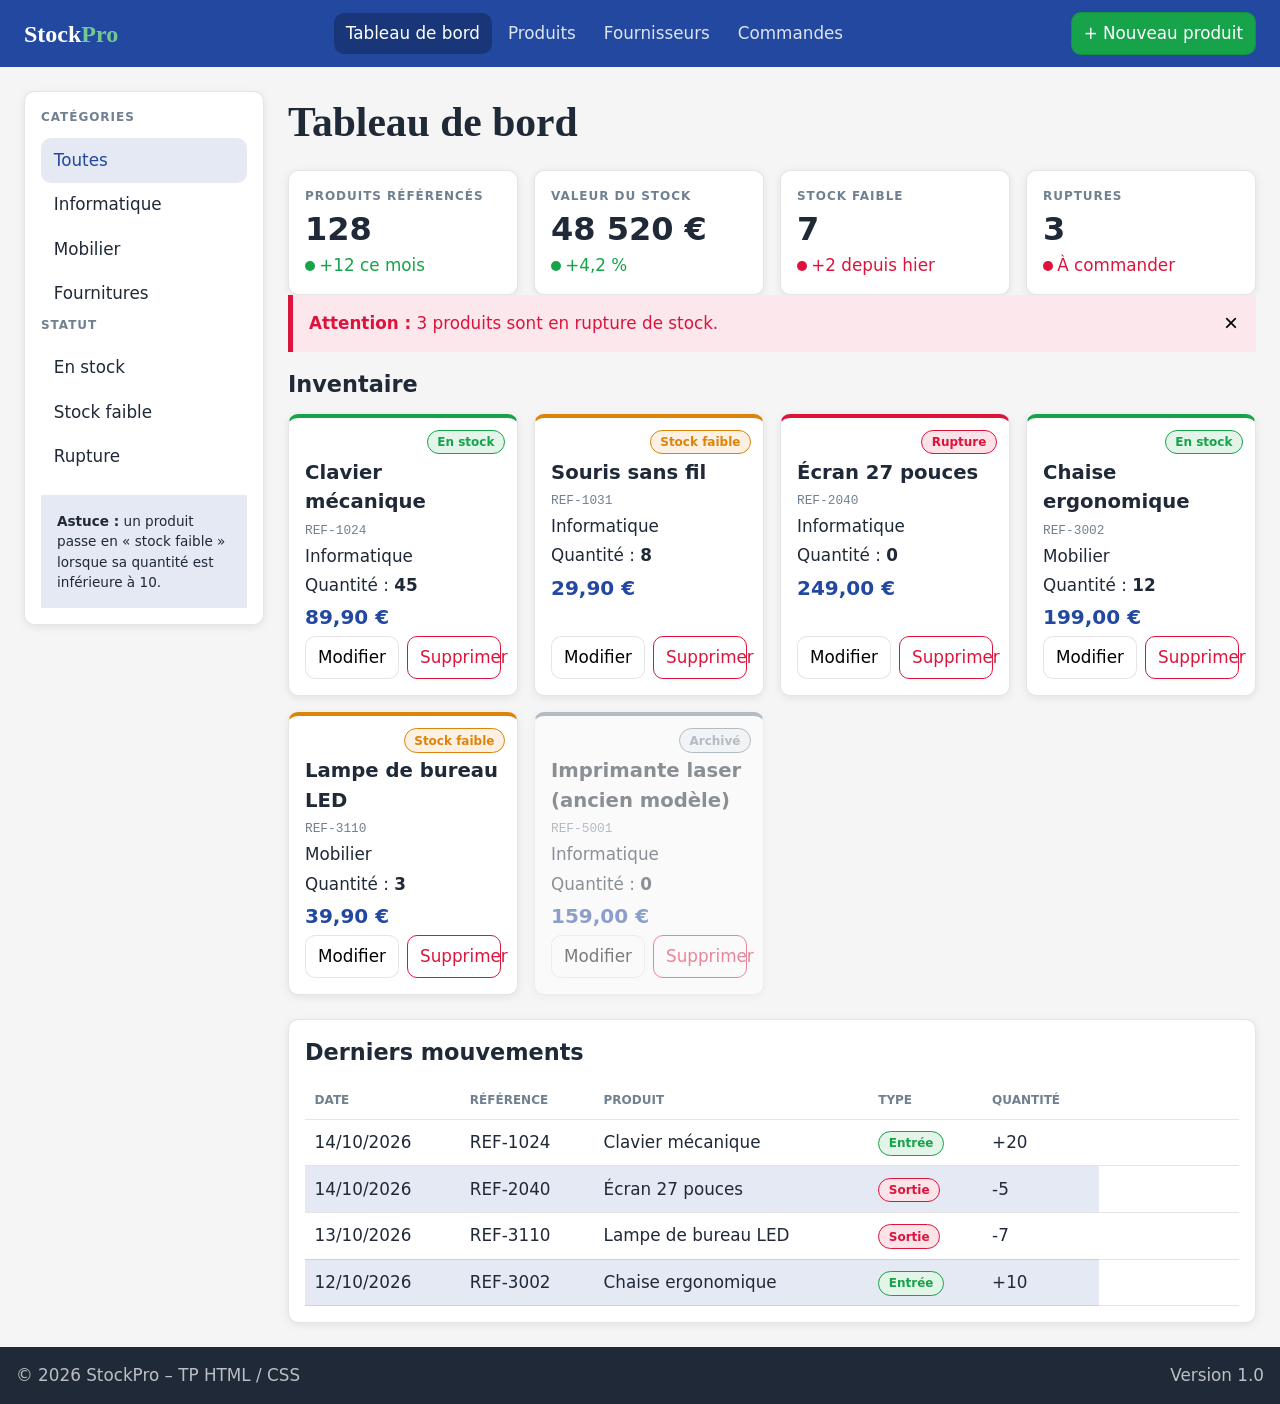
<file: stockpro/index.html>
<!DOCTYPE html>
<html lang="fr">
<head>
    <meta charset="UTF-8">
    <meta name="viewport" content="width=device-width, initial-scale=1.0">
    <title>StockPro – Gestion de stock</title>
    <link rel="stylesheet" href="style.css">
</head>
<body>
    <!-- En-tête de l'application -->
    <header class="entete">
        <div class="logo">Stock<span>Pro</span></div>
        <nav class="menu">
            <a href="#" class="actif">Tableau de bord</a>
            <a href="#">Produits</a>
            <a href="#">Fournisseurs</a>
            <a href="#">Commandes</a>
        </nav>
        <button class="btn btn-primaire">+ Nouveau produit</button>
    </header>

    <div class="conteneur">
        <!-- Barre latérale : Filtres -->
        <aside class="filtres">
            <h2>Catégories</h2>
            <ul>
                <li><a href="#" class="actif">Toutes</a></li>
                <li><a href="#">Informatique</a></li>
                <li><a href="#">Mobilier</a></li>
                <li><a href="#">Fournitures</a></li>
            </ul>
            <h2>Statut</h2>
            <ul>
                <li><a href="#">En stock</a></li>
                <li><a href="#">Stock faible</a></li>
                <li><a href="#">Rupture</a></li>
            </ul>
            <div class="aide">
                <strong>Astuce :</strong> un produit passe en « stock faible » lorsque sa quantité est inférieure à 10.
            </div>
        </aside>

        <!-- Contenu principal -->
        <main class="contenu">
            <h1 class="titre-page">Tableau de bord</h1>
            
            <!-- Statistiques clés (Flexbox) -->
            <section class="stats">
                <article class="carte-stat">
                    <h3>Produits référencés</h3>
                    <p class="valeur">128</p>
                    <p class="tendance hausse">+12 ce mois</p>
                </article>
                <article class="carte-stat">
                    <h3>Valeur du stock</h3>
                    <p class="valeur">48 520 €</p>
                    <p class="tendance hausse">+4,2 %</p>
                </article>
                <article class="carte-stat">
                    <h3>Stock faible</h3>
                    <p class="valeur">7</p>
                    <p class="tendance baisse">+2 depuis hier</p>
                </article>
                <article class="carte-stat">
                    <h3>Ruptures</h3>
                    <p class="valeur">3</p>
                    <p class="tendance baisse">À commander</p>
                </article>
            </section>

            <!-- Message d'alerte -->
            <section class="alerte">
                <p><strong>Attention :</strong> 3 produits sont en rupture de stock.</p>
                <!-- Utilisation de sr-only pour l'accessibilité -->
                <button class="fermer">×<span class="sr-only">Fermer l'alerte</span></button>
            </section>

            <!-- Grille des produits (CSS Grid) -->
            <section class="produits">
                <h2>Inventaire</h2>
                <div class="grille-produits">
                    <article class="produit en-stock" id="produit-vedette">
                        <span class="badge">En stock</span>
                        <h3>Clavier mécanique</h3>
                        <p class="ref">REF-1024</p>
                        <p class="categorie">Informatique</p>
                        <p class="quantite">Quantité : <strong>45</strong></p>
                        <p class="prix">89,90 €</p>
                        <!-- Donnée masquée par défaut (Exercice 8) -->
                        <p class="prix-achat">Prix d'achat : 52,00 €</p>
                        <div class="actions">
                            <button class="btn">Modifier</button>
                            <button class="btn btn-danger">Supprimer</button>
                        </div>
                    </article>

                    <article class="produit stock-faible">
                        <span class="badge">Stock faible</span>
                        <h3>Souris sans fil</h3>
                        <p class="ref">REF-1031</p>
                        <p class="categorie">Informatique</p>
                        <p class="quantite">Quantité : <strong>8</strong></p>
                        <p class="prix">29,90 €</p>
                        <p class="prix-achat">Prix d'achat : 14,50 €</p>
                        <div class="actions">
                            <button class="btn">Modifier</button>
                            <button class="btn btn-danger">Supprimer</button>
                        </div>
                    </article>

                    <article class="produit rupture">
                        <span class="badge">Rupture</span>
                        <h3>Écran 27 pouces</h3>
                        <p class="ref">REF-2040</p>
                        <p class="categorie">Informatique</p>
                        <p class="quantite">Quantité : <strong>0</strong></p>
                        <p class="prix">249,00 €</p>
                        <p class="prix-achat">Prix d'achat : 180,00 €</p>
                        <div class="actions">
                            <button class="btn">Modifier</button>
                            <button class="btn btn-danger">Supprimer</button>
                        </div>
                    </article>

                    <article class="produit en-stock">
                        <span class="badge">En stock</span>
                        <h3>Chaise ergonomique</h3>
                        <p class="ref">REF-3002</p>
                        <p class="categorie">Mobilier</p>
                        <p class="quantite">Quantité : <strong>12</strong></p>
                        <p class="prix">199,00 €</p>
                        <p class="prix-achat">Prix d'achat : 120,00 €</p>
                        <div class="actions">
                            <button class="btn">Modifier</button>
                            <button class="btn btn-danger">Supprimer</button>
                        </div>
                    </article>

                    <article class="produit stock-faible">
                        <span class="badge">Stock faible</span>
                        <h3>Lampe de bureau LED</h3>
                        <p class="ref">REF-3110</p>
                        <p class="categorie">Mobilier</p>
                        <p class="quantite">Quantité : <strong>3</strong></p>
                        <p class="prix">39,90 €</p>
                        <p class="prix-achat">Prix d'achat : 18,00 €</p>
                        <div class="actions">
                            <button class="btn">Modifier</button>
                            <!-- Correction : chevron ouvrant ajouté -->
                            <button class="btn btn-danger">Supprimer</button>
                        </div>
                    </article>

                    <article class="produit archive">
                        <span class="badge">Archivé</span>
                        <h3>Imprimante laser (ancien modèle)</h3>
                        <p class="ref">REF-5001</p>
                        <p class="categorie">Informatique</p>
                        <p class="quantite">Quantité : <strong>0</strong></p>
                        <p class="prix">159,00 €</p>
                        <p class="prix-achat">Prix d'achat : 95,00 €</p>
                        <div class="actions">
                            <button class="btn">Modifier</button>
                            <button class="btn btn-danger">Supprimer</button>
                        </div>
                    </article>
                </div>
            </section>

            <!-- Tableau des derniers mouvements -->
            <section class="mouvements">
                <h2>Derniers mouvements</h2>
                <table>
                    <thead>
                        <tr>
                            <th>Date</th>
                            <th>Référence</th>
                            <th>Produit</th>
                            <th>Type</th>
                            <th>Quantité</th>
                            <th class="col-operateur">Opérateur</th>
                        </tr>
                    </thead>
                    <tbody>
                        <tr>
                            <td>14/10/2026</td><td>REF-1024</td><td>Clavier mécanique</td>
                            <td><span class="type entree">Entrée</span></td><td>+20</td>
                            <td class="col-operateur">K. Benali</td>
                        </tr>
                        <tr>
                            <td>14/10/2026</td><td>REF-2040</td><td>Écran 27 pouces</td>
                            <td><span class="type sortie">Sortie</span></td><td>-5</td>
                            <td class="col-operateur">S. Martin</td>
                        </tr>
                        <tr>
                            <td>13/10/2026</td><td>REF-3110</td><td>Lampe de bureau LED</td>
                            <td><span class="type sortie">Sortie</span></td><td>-7</td>
                            <td class="col-operateur">K. Benali</td>
                        </tr>
                        <tr>
                            <td>12/10/2026</td><td>REF-3002</td><td>Chaise ergonomique</td>
                            <td><span class="type entree">Entrée</span></td><td>+10</td>
                            <td class="col-operateur">L. Haddad</td>
                        </tr>
                    </tbody>
                </table>
            </section>
        </main>
    </div>

    <!-- Pied de page -->
    <footer class="pied">
        <p>© 2026 StockPro – TP HTML / CSS</p>
        <p class="version">Version 1.0</p>
    </footer>
</body>
</html>
</file>
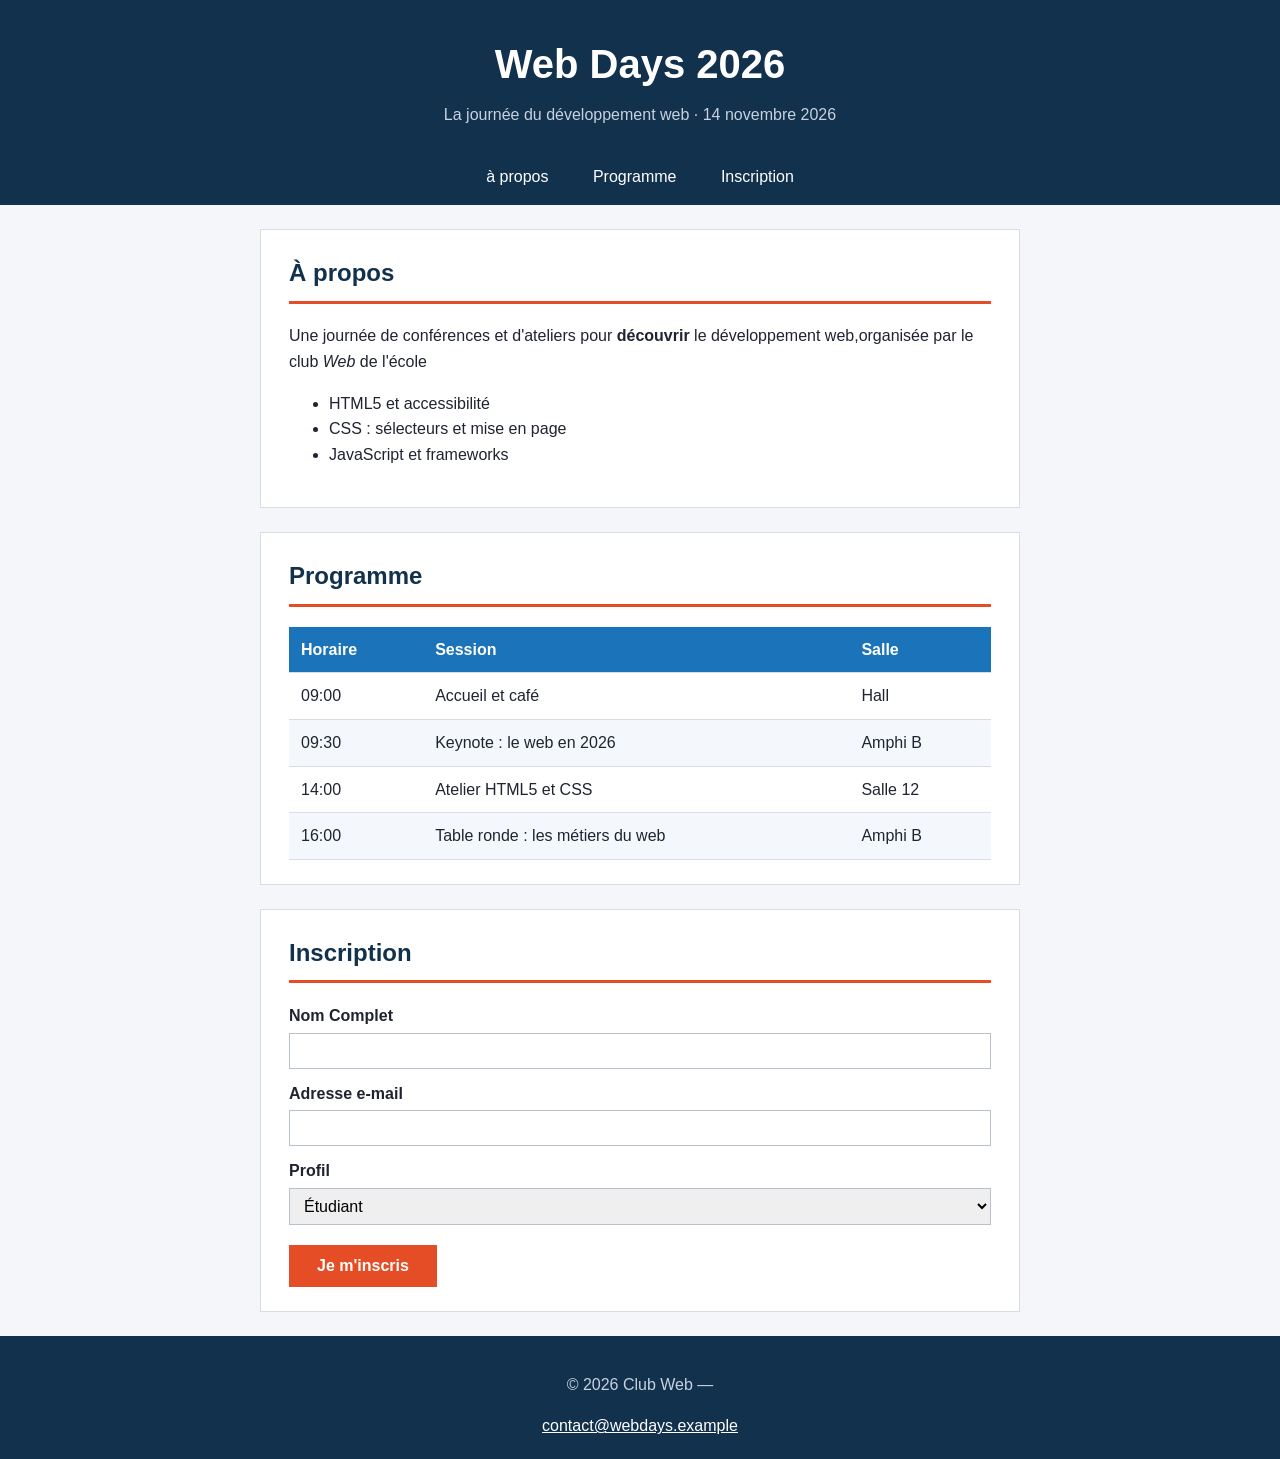
<file: tp-webdays/index.html>
<!DOCTYPE html>
<html lang="fr">
<head>
<!-- Q1 : squelette du document -->
<meta charset="UTF-8">
<meta name="viewport" content="width=device-width, initial-scale=1.0">
<link rel="stylesheet" href="style.css">
<title>Web Days 2026</title>
</head>
<body>
<!-- Q2 : en-tête et menu -->
<header class="entete">
<h1>Web Days 2026</h1>
<p class="slogan">La journée du développement web · 14 novembre 2026</p>
<nav>
<ul>
<li><a href="#apropos">à propos</a></li>
<li><a href="#programme">Programme</a></li>
<li><a href="#inscription">Inscription</a></li>
</ul>
</nav>
</header>
<main>
<!-- Q3 : section À propos -->
<section id="apropos">
<h2>À propos</h2>
<p>Une journée de conférences et d'ateliers pour <strong>découvrir</strong
> le développement web,organisée par le club <em>Web</em> de l'école</p>

<ul>
<li>HTML5 et accessibilité</li>
<li>CSS : sélecteurs et mise en page</li>
<li>JavaScript et frameworks</li>
</ul>
</section>
<!-- Q4 : tableau du programme -->
<section id="programme">
<h2>Programme</h2>
<table>
<thead>
<tr>
<th>Horaire</th>
<th>Session</th>
<th>Salle</th>
</tr>
</thead>
<tbody>
<tr>
<td>09:00</td>
<td>Accueil et café</td>
<td>Hall</td>
</tr>
<tr>
<td>09:30</td>
<td>Keynote : le web en 2026</td>
<td>Amphi B</td>
</tr>
<tr>
<td>14:00</td>
<td>Atelier HTML5 et CSS</td>
<td>Salle 12</td>
</tr>
<tr>
<td>16:00</td>
<td>Table ronde : les métiers du web</td>
<td>Amphi B</td>
</tr>
</tbody>
</table>
</section>
<!-- Q5 : formulaire d'inscription -->
<section id="inscription">
<h2>Inscription</h2>
<form action="#" method="post">
<label for="nom">Nom Complet</label>
<input type="text" id="nom" name="nom" required>
<label for="email">Adresse e-mail</label>
<input type="email" id="email" name="email" required>
<label for="profil">Profil</label>


<select name="profil" id="profil">
<option>Étudiant</option>
<option>Enseignant</option>
<option>Professionnel</option>
</select>
<button type="submit">Je m'inscris</button>
</form>
</section>
</main>
<!-- Q6 : pied de page -->
<footer class="pied">
<p>© 2026 Club Web — </p>
<a href="mailto:contact@webdays.example">contact@webdays.example</a>
</footer>
</body>
</html>
</file>
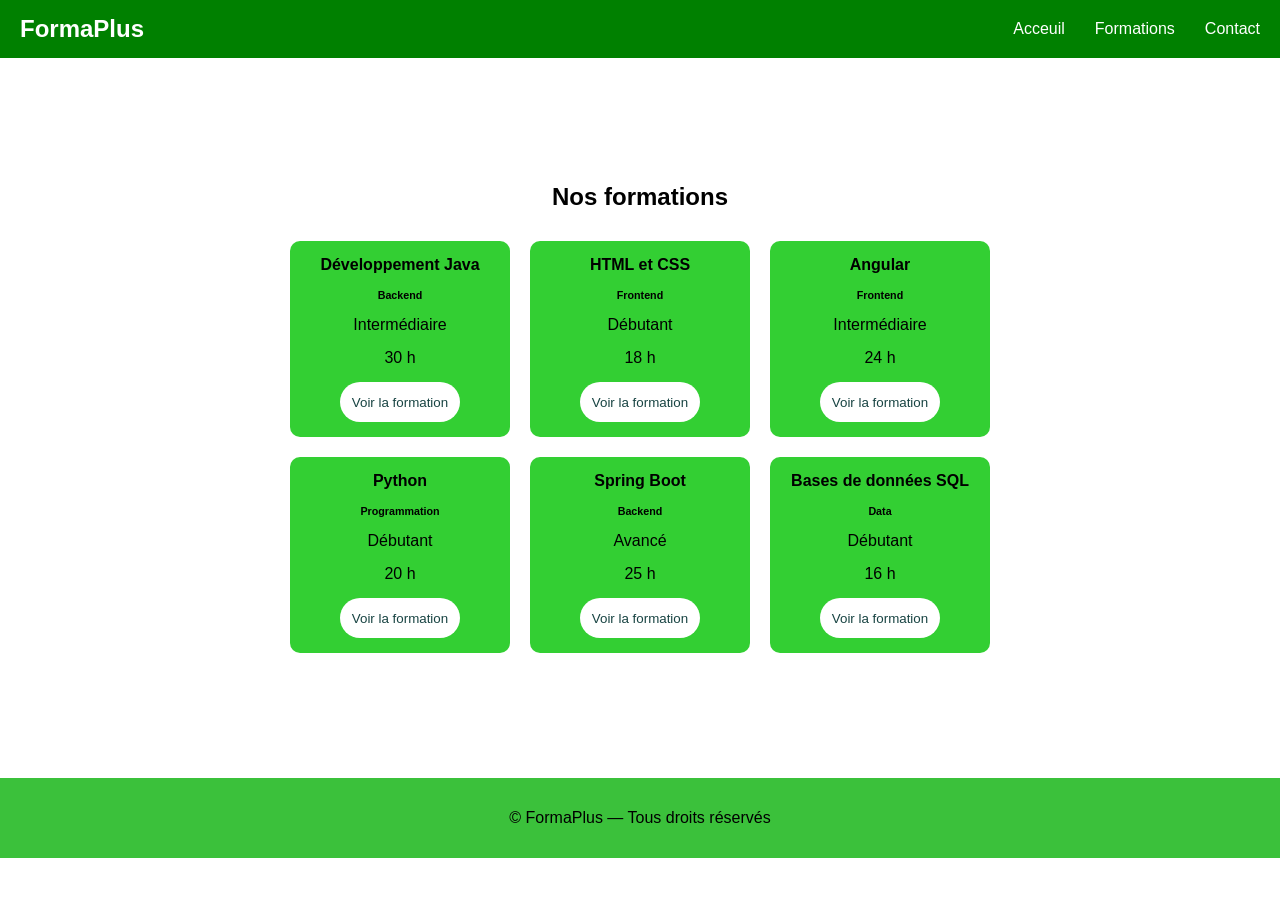
<file: TP4: HTML + CSS + Responsive design/index.html>
<!DOCTYPE html>
<html lang="en">
<head>
    <meta charset="UTF-8">
    <meta name="viewport" content="width=device-width, initial-scale=1.0">
    <link rel="stylesheet" href="style.css">
    <title>Formation en Ligne</title>
</head>
<body>
    <header>
        <h2>FormaPlus</h2>
        <nav>        
            <a href="#">Acceuil</a>
            <a href="#">Formations</a>
            <a href="#">Contact</a>
        </nav>  
    </header>
    <main>
        <h2>Nos formations</h2>
        <section class="Cartes">
            <article class="carte" id="c1">
                <h4>Développement Java</h4>
                <h6>Backend </h6>
                <p>Intermédiaire</p>
                <p>30 h</p >
                <button>Voir la formation</button>
            </article>
            <article class="carte" id="c2">
                <h4>HTML et CSS</h4>
                <h6>Frontend</h6>
                <p>Débutant</p>
                <p>18 h</p >
                <button>Voir la formation</button>
            </article>
            <article class="carte" id="c3">
                <h4>Angular</h4>
                <h6>Frontend</h6>
                <p>Intermédiaire</p>
                <p>24 h</p >
                <button>Voir la formation</button>
            </article>
            <article class="carte" id="c4">
                <h4>Python</h4>
                <h6>Programmation</h6>
                <p>Débutant</p>
                <p>20 h</p >
                <button>Voir la formation</button>
            </article>
            <article class="carte" id="c5">
                <h4>Spring Boot</h4>
                <h6>Backend</h6>
                <p>Avancé</p>
                <p>25 h</p >
                <button>Voir la formation</button>
            </article>
            <article class="carte" id="c6">
                <h4>Bases de données SQL</h4>
                <h6>Data</h6>
                <p>Débutant</p>
                <p>16 h</p >
                <button>Voir la formation</button>
            </article>

        </section>
    </main>
    <footer>
        <p>© FormaPlus — Tous droits réservés</p>
    </footer>
</body>
</html>
</file>
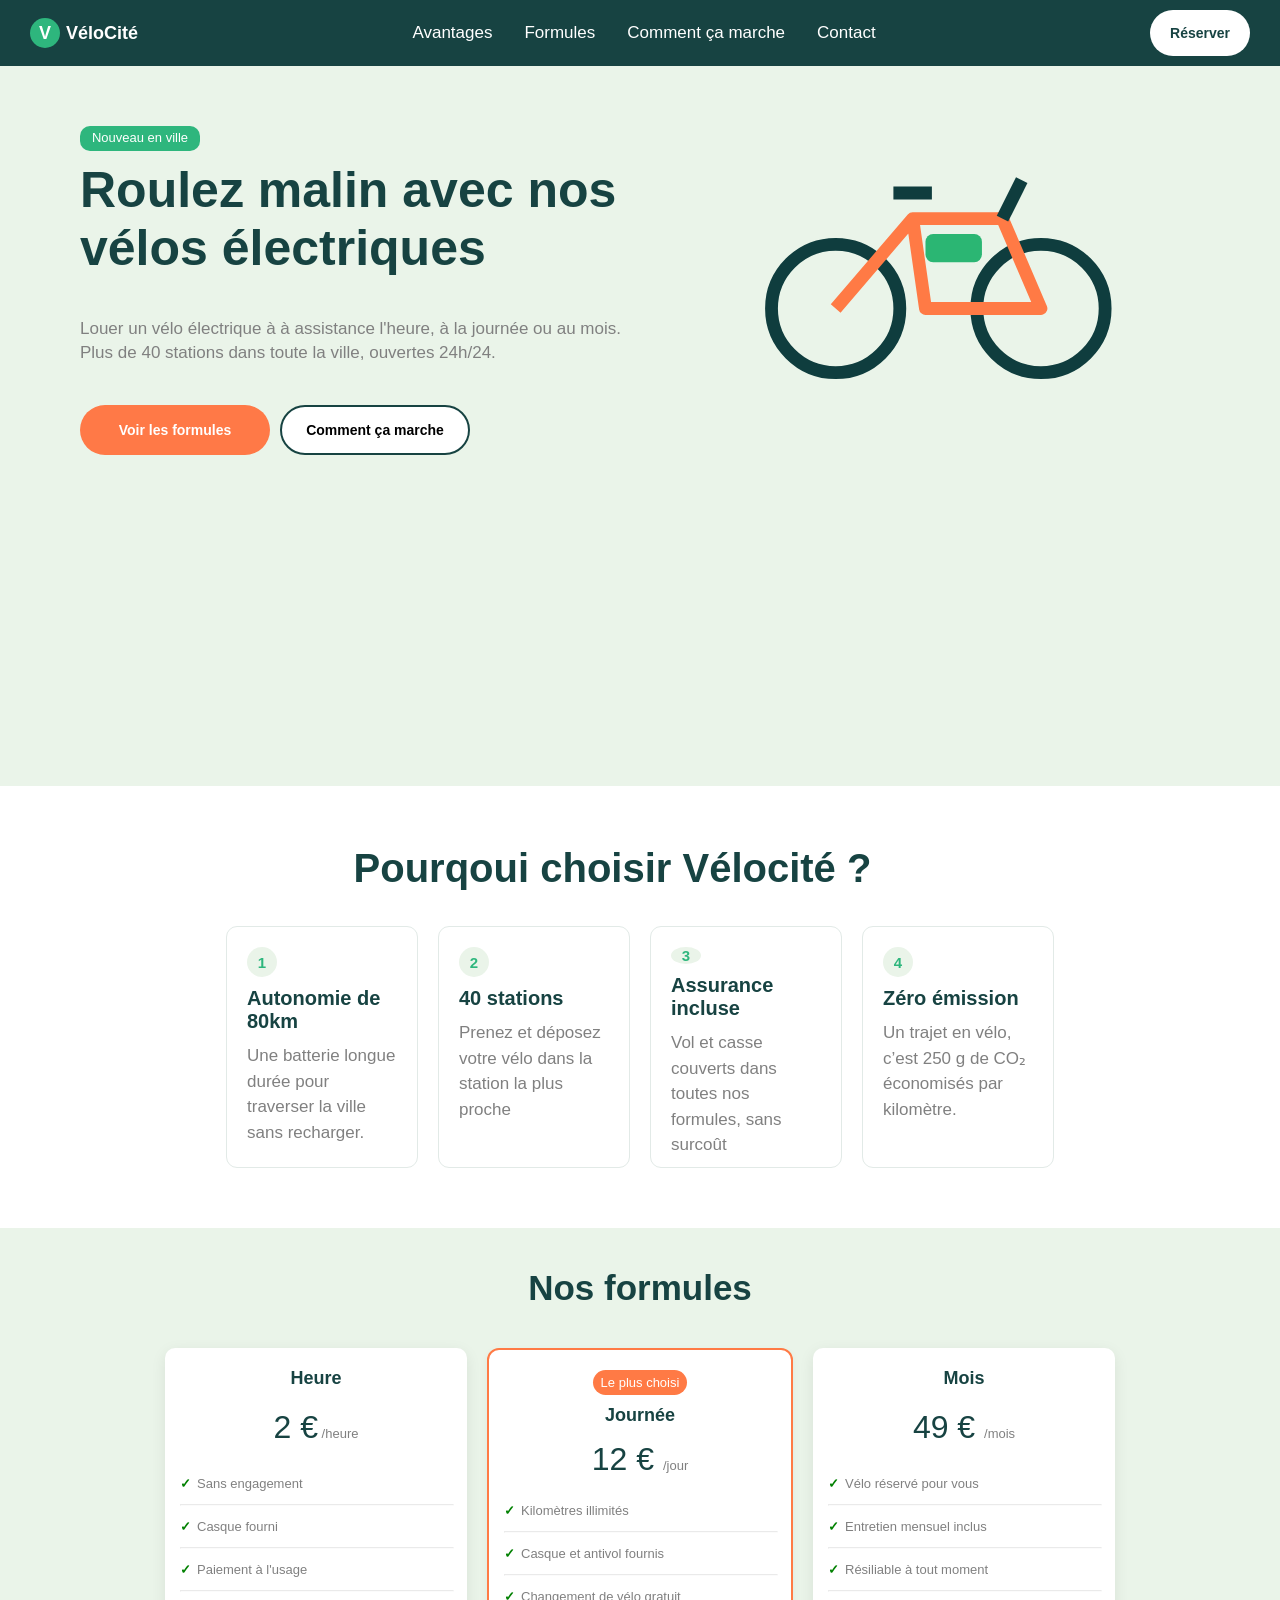
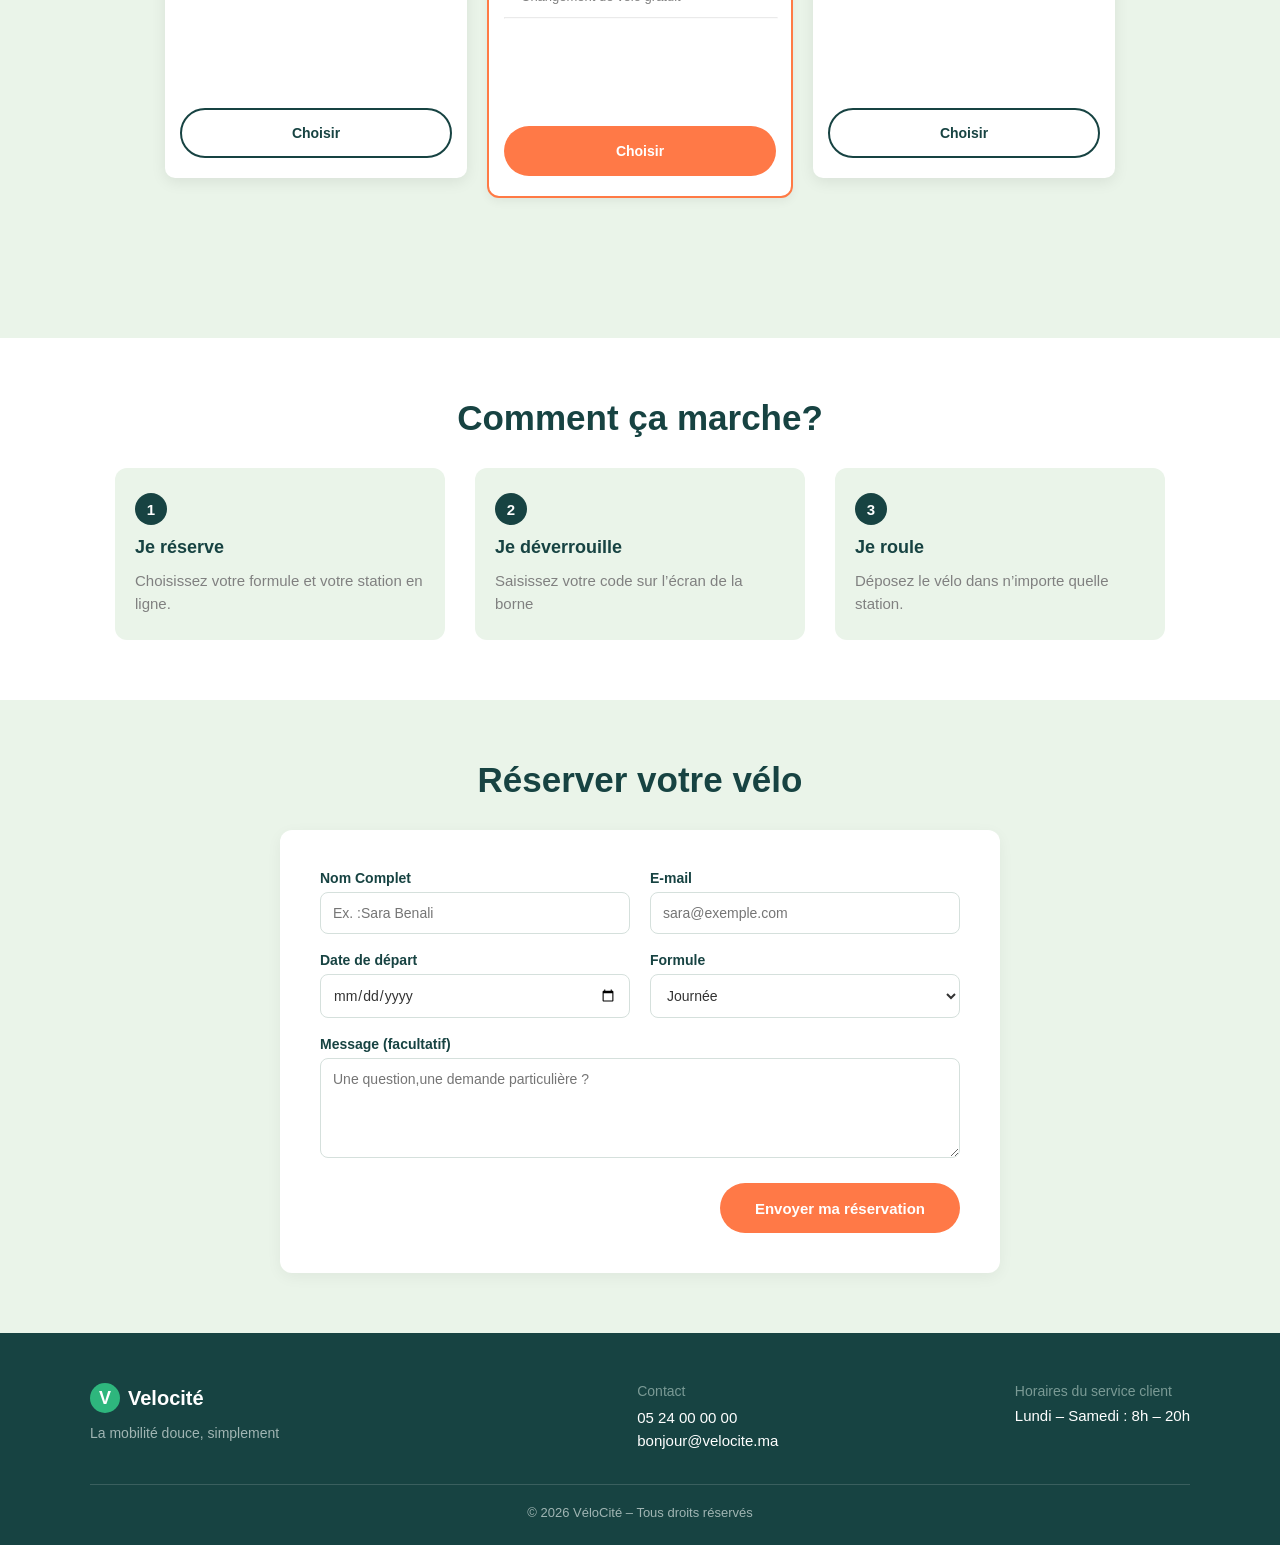
<file: Vélocité/index.html>
<!DOCTYPE html>
<html lang="en">
<head>
    <meta charset="UTF-8">
    <meta name="viewport" content="width=device-width, initial-scale=1.0">
    <link rel="stylesheet" href="style.css">
    <title>Document</title>
</head>
<body>
    <header>
        <section class="header">
            <div class="logo">
                <div class="logo-icon"><h1>V</h1></div>
                <h4>VéloCité</h4>
            </div>
            <nav>
                <a href="#">Avantages</a>
                <a href="#">Formules</a>
                <a href="#">Comment ça marche</a>
                <a href="#">Contact</a>
            </nav>
            <button><span>Réserver</span></button>
        </section> 
    </header>
    <main>
        <section class="page_de_garde">
            <div class="page_de_garde_right">
                <div class="page_de_garde_right_text">
                    <div class="item"><p>Nouveau en ville</p></div>
                    <h1>Roulez malin avec<br class="break1"> nos vélos électriques</h1>
                </div>
                <p>
                    Louer un vélo électrique à  à assistance l'heure,<br class="break2">
                    à la journée ou au mois.
                    Plus de 40 stations<br class="break3"> dans toute la ville, ouvertes 24h/24.
                </p>                
                <div class="buttons">
                    <button class="btn1">Voir les formules</button>
                    <button class="btn2">Comment ça marche</button>
                </div>
            </div>
            <div class="page_de_garde_left">
                <div class="velo">
                    <svg viewBox="0 0 320 220" role="img" aria-label="Illustration d’un vélo électrique">
                        <circle cx="80" cy="150" r="50" fill="none" stroke="#0f3d3e" stroke-width="10"/>
                        <circle cx="240" cy="150" r="50" fill="none" stroke="#0f3d3e" stroke-width="10"/>
                        <polyline points="80,150 140,80 210,80 240,150 150,150 140,80" fill="none" stroke="#ff7a45" stroke-width="10" stroke-linejoin="round"/>
                        <line x1="210" y1="80" x2="225" y2="50" stroke="#0f3d3e" stroke-width="10" strokelinecap="round"/>
                        <line x1="125" y1="60" x2="155" y2="60" stroke="#0f3d3e" stroke-width="10" strokelinecap="round"/>
                        <rect x="150" y="92" width="44" height="22" rx="6" fill="#2bb673"/>
                    </svg>
                </div>
            </div>
        </section>
        <section class="critéres">
            <h2>Pourqoui choisir Vélocité ?</h2>
            <div class="critéres_divs">
                <div class="critéres_div">
                    <div class="container"><h4>1</h4></div>
                    <h5>Autonomie de 80km</h5>
                    <p>Une batterie longue durée pour traverser la ville sans
                    recharger.</p>
                </div>
                <div class="critéres_div">
                    <div class="container"><h4>2</h4></div>
                    <h5>40 stations</h5>
                    <p> Prenez et déposez votre vélo dans la station la plus proche</p>
                </div>
                <div class="critéres_div">
                    <div class="container"><h4>3</h4></div>
                    <h5>Assurance incluse</h5>
                    <p> Vol et casse couverts dans toutes nos formules, sans surcoût</p>
                </div>
                <div class="critéres_div">
                    <div class="container"><h4>4</h4></div>
                    <h5>Zéro émission</h5>
                    <p>Un trajet en vélo, c’est 250 g de CO₂ économisés par kilomètre.</p>
                </div>
            </div>
        </section>
        <section class="formules">
            <h2>Nos formules</h2>
            <div class="formules_divs">
                <div class="formule_div">
                   <h4>Heure</h4>
                   <p><span>2 €</span> /heure</p> 
                   <ul>
                    <li>Sans engagement</li>
                    <hr>
                    <li>Casque fourni</li>
                    <hr>
                    <li>Paiement à l'usage</li>
                    <hr>
                   </ul>
                   <button>Choisir</button>
                </div>
                <div class="formule_div" id="journeé">
                    <div class="container-journeé">
                        <div class="item"><p>Le plus choisi</p></div>
                        <div><h4>Journée</h4></div>
                    </div>
                   <p><span>12 € </span> /jour</p> 
                   <ul>
                    <li>Kilomètres illimités</li>
                    <hr>
                    <li>Casque et antivol fournis</li>
                    <hr>
                    <li>Changement de vélo gratuit</li>
                    <hr>
                   </ul>
                   <button>Choisir</button>
                </div>
                <div class="formule_div" id="Mois">
                   <h4>Mois</h4>
                   <p><span>49 € </span> /mois</p> 
                   <ul>
                    <li>Vélo réservé pour vous</li>
                    <hr>
                    <li>Entretien mensuel inclus</li>
                    <hr>
                    <li>Résiliable à tout moment</li>
                    <hr>
                   </ul>
                   <button>Choisir</button>
                </div>
            </div>
        </section>
        <section class="marche">
            <h2>Comment ça marche?</h2>
            <div class="marche_divs">
                <div class="1">
                    <h4>1</h4>
                    <h5>Je réserve</h5>
                    <p>Choisissez votre formule et votre station en ligne.</p>
                </div>
                <div class="2">
                    <h4>2</h4>
                    <h5>Je déverrouille</h5>
                    <p>Saisissez votre code sur l’écran de la borne</p>
                </div>
                <div class="3">
                    <h4>3</h4>
                    <h5>Je roule </h5>
                    <p>Déposez le vélo dans n’importe quelle station.</p>
                </div>
            </div>
        </section>
        <section class="Réserver">
            <h2>Réserver votre vélo</h2>
            <div class="form-container">
                <form>
                    <label for="nom">Nom Complet</label>
                    <input type="text" id="nom" name="nom" required placeholder="Ex. :Sara Benali">
                    <label for="email">E-mail</label>
                    <input type="email" id="email" name="email" required placeholder="sara@exemple.com">
                    <label for="date">Date de départ</label>
                    <input type="date" id="date" name="date" required>
                    <label for="formule">Formule</label>
                    <select name="Formule" id="formule">
                    <option>Journée</option>
                    <option>Heure</option>
                    <option>Mois</option>
                    </select>
                    <label for="message">Message (facultatif)</label>
                    <textarea placeholder="Une question,une demande particulière ?"></textarea>
                </form>
                <button>Envoyer ma réservation</button>
            </div>
        </section>
    </main>
    <footer>
        <div class="footer_top">
            <div class="s1"> 
                <h1>V</h1>
                <p>Velocité</p>
                <p>La mobilité douce, simplement</p>
            </div>
            <div class="s2">
                <p>Contact</p>
                <p>05 24 00 00 00</p>
                <p>bonjour@velocite.ma</p>
            </div>
            <div class="s3">
                <p>Horaires du service client</p>
                <p>Lundi – Samedi</p>
                <p>8h – 20h</p>
            </div>
        </div>
        <hr>
        <div class="footer_bottom">
            <p>© 2026 VéloCité – Tous droits réservés</p>
        </div>
    </footer>
     
</body> 
</html>
</file>
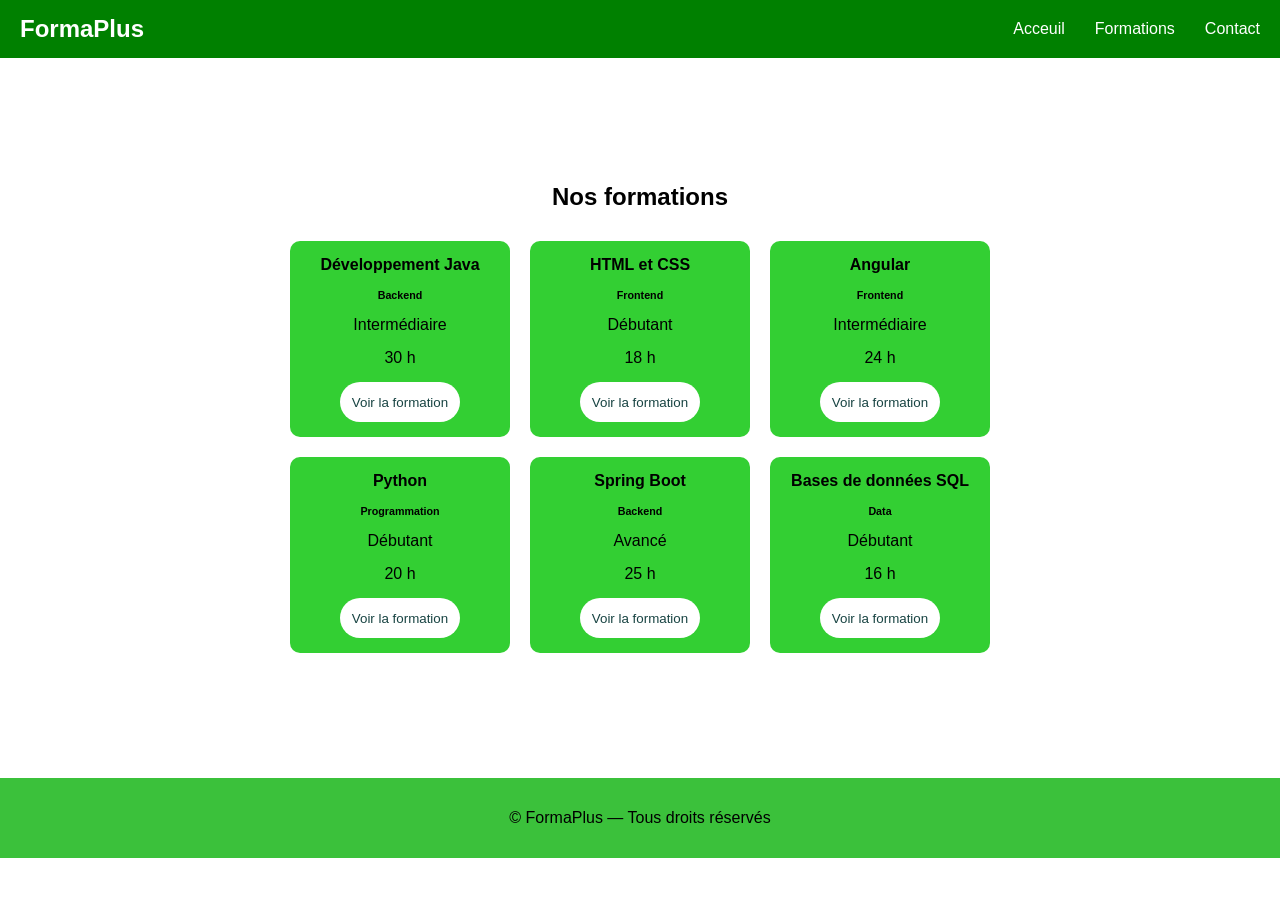
<file: TP4: HTML + CSS + Responsive design/index1.html>
<!DOCTYPE html>
<html lang="en">
<head>
    <meta charset="UTF-8">
    <meta name="viewport" content="width=device-width, initial-scale=1.0">
    <link rel="stylesheet" href="style1.css">
    <title>Formation en Ligne</title>
</head>
<body>
    <header>
        <h2>FormaPlus</h2>
        <nav>        
            <a href="#">Acceuil</a>
            <a href="#">Formations</a>
            <a href="#">Contact</a>
        </nav>  
    </header>
    <main>
        <h2>Nos formations</h2>
        <section class="Cartes">
            <article class="carte" id="c1">
                <h4>Développement Java</h4>
                <h6>Backend </h6>
                <p>Intermédiaire</p>
                <p>30 h</p >
                <button>Voir la formation</button>
            </article>
            <article class="carte" id="c2">
                <h4>HTML et CSS</h4>
                <h6>Frontend</h6>
                <p>Débutant</p>
                <p>18 h</p >
                <button>Voir la formation</button>
            </article>
            <article class="carte" id="c3">
                <h4>Angular</h4>
                <h6>Frontend</h6>
                <p>Intermédiaire</p>
                <p>24 h</p >
                <button>Voir la formation</button>
            </article>
            <article class="carte" id="c4">
                <h4>Python</h4>
                <h6>Programmation</h6>
                <p>Débutant</p>
                <p>20 h</p >
                <button>Voir la formation</button>
            </article>
            <article class="carte" id="c5">
                <h4>Spring Boot</h4>
                <h6>Backend</h6>
                <p>Avancé</p>
                <p>25 h</p >
                <button>Voir la formation</button>
            </article>
            <article class="carte" id="c6">
                <h4>Bases de données SQL</h4>
                <h6>Data</h6>
                <p>Débutant</p>
                <p>16 h</p >
                <button>Voir la formation</button>
            </article>

        </section>
    </main>
    <footer>
        <p>© FormaPlus — Tous droits réservés</p>
    </footer>
</body>
</html>
</file>
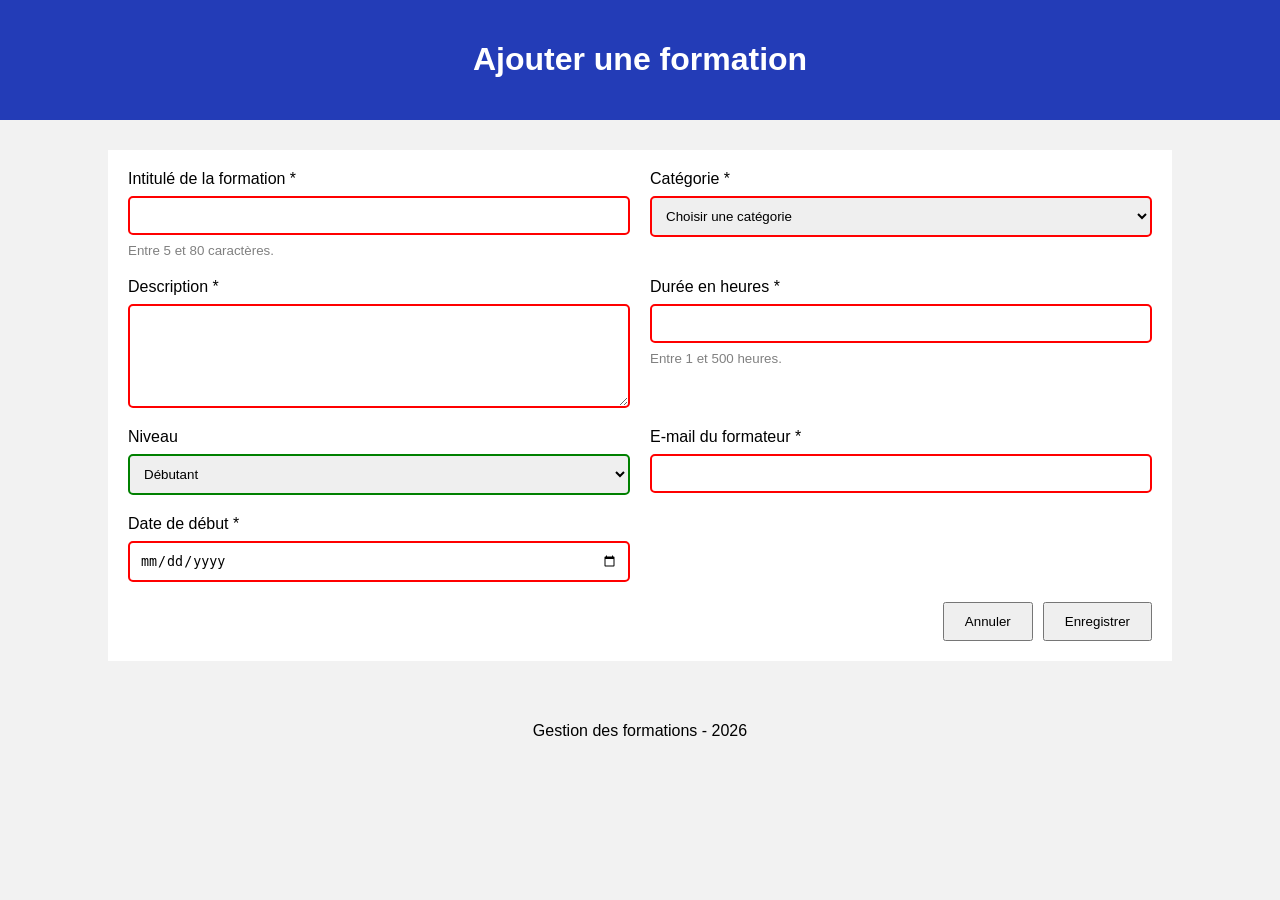
<file: TP4: HTML + CSS + Responsive design/index2.html>
<!DOCTYPE html>
<html lang="fr">
<head>
    <meta charset="UTF-8">
    <meta name="viewport" content="width=device-width, initial-scale=1.0">
    <title>Ajouter une formation</title>
    <link rel="stylesheet" href="style2.css">
</head>
<body>

    <header>
        <h1>Ajouter une formation</h1>
    </header>

    <main>
        <section>
            <form>

                <div class="form-group">
                    <label for="titre">Intitulé de la formation *</label>
                    <input type="text" id="titre" minlength="5" maxlength="80" required>
                    <small>Entre 5 et 80 caractères.</small>
                </div>

                <div class="form-group">
                    <label for="categorie">Catégorie *</label>
                    <select id="categorie" required>
                        <option value="">Choisir une catégorie</option>
                        <option>Informatique</option>
                        <option>Gestion</option>
                        <option>Design</option>
                    </select>
                </div>

                <div class="form-group">
                    <label for="description">Description *</label>
                    <textarea id="description" required></textarea>
                </div>

                <div class="form-group">
                    <label for="duree">Durée en heures *</label>
                    <input type="number" id="duree" min="1" max="500" required>
                    <small>Entre 1 et 500 heures.</small>
                </div>

                <div class="form-group">
                    <label for="niveau">Niveau</label>
                    <select id="niveau">
                        <option>Débutant</option>
                        <option>Intermédiaire</option>
                        <option>Avancé</option>
                    </select>
                </div>

                <div class="form-group">
                    <label for="email">E-mail du formateur *</label>
                    <input type="email" id="email" required>
                    <span class="error">Veuillez saisir un e-mail valide.</span>
                </div>

                <div class="form-group">
                    <label for="date">Date de début *</label>
                    <input type="date" id="date" required>
                </div>

                <div class="buttons">
                    <button type="reset">Annuler</button>
                    <button type="submit">Enregistrer</button>
                </div>

            </form>
        </section>
    </main>

    <footer>
        <p>Gestion des formations - 2026</p>
    </footer>

</body>
</html>
</file>
<file: stockpro/style.css>
/* =========================================================================
   EXERCICE 1 : VARIABLES CSS ET COULEURS
   Centralisation de la charte graphique pour faciliter la maintenance.
========================================================================= */
:root {
    --primaire: hsl(222, 65%, 38%);
    --succes: rgb(22, 163, 74);
    --attention: hsl(35, 92%, 45%);
    --danger: crimson;
    --neutre: slategray;
    --fond: whitesmoke;
    --surface: white;
    --texte: #1f2937;
    --bordure: rgb(0 0 0 / 10%); /* Utilisation du canal alpha moderne */
    
    /* Génération de couleurs dérivées avec color-mix */
    --primaire-clair: color-mix(in srgb, var(--primaire) 12%, white);
    --primaire-fonce: color-mix(in srgb, var(--primaire) 75%, black);
    
    /* Variables de dimensions et typographie */
    --espace: 1rem;
    --rayon: 10px;
    --ombre: 0 2px 8px rgb(0 0 0 / 0.08);
    --police-texte: system-ui, "Segoe UI", Roboto, Arial, sans-serif;
    --police-titre: Georgia, "Times New Roman", serif; 
}

/* =========================================================================
   EXERCICE 2 : MODÈLE DE BOÎTE ET RESET
========================================================================= */
*, *::before, *::after {
    box-sizing: border-box; /* Garantit que padding et borders sont inclus dans width/height */
}

body, h1, h2, h3, p, ul {
    margin: 0;
}

body {
    background-color: var(--fond);
    color: var(--texte);
}

/* Style de carte commun partagé par plusieurs conteneurs */
.carte-stat, .produit, .filtres, .mouvements {
    background-color: var(--surface);
    padding: var(--espace);
    border: 1px solid var(--bordure);
    border-radius: var(--rayon);
    box-shadow: var(--ombre);
}

/* =========================================================================
   EXERCICE 3 : TYPOGRAPHIE FLUIDE (CLAMP)
========================================================================= */
body {
    font-family: var(--police-texte);
    line-height: 1.5;
    font-size: clamp(0.9rem, 0.85rem + 0.25vw, 1.05rem); /* Rendu fluide sans Media Queries */
}

.titre-page {
    font-family: var(--police-titre);
    font-weight: 700;
    margin-bottom: var(--espace);
    font-size: clamp(1.6rem, 1rem + 2.5vw, 2.6rem);
}

h2 {
    font-size: clamp(1.1rem, 1rem + 0.5vw, 1.4rem);
    margin-bottom: calc(0.75 * var(--espace));
}

.filtres h2, .carte-stat h3 {
    font-size: 0.75rem;
    text-transform: uppercase;
    letter-spacing: 0.08em;
    color: var(--neutre);
}

.valeur {
    font-size: clamp(1.5rem, 1.2rem + 1vw, 2rem);
    font-weight: 600;
    font-variant-numeric: tabular-nums; /* Alignement propre des chiffres */
}

.ref {
    font-family: monospace;
    font-size: 0.8rem;
    color: var(--neutre);
}

.prix {
    font-size: 1.25rem;
    font-weight: bold;
    color: var(--primaire); /* Issu de l'exercice 9 */
}

/* =========================================================================
   EXERCICE 4 : DISPLAY ET ASTUCES CURRENTCOLOR
========================================================================= */
.filtres ul {
    list-style: none;
    padding: 0;
}

.filtres a {
    display: block;
    padding: 0.6rem 0.8rem;
    border-radius: var(--rayon);
    text-decoration: none;
    color: inherit;
}

.filtres a:hover, .filtres a.actif {
    background: var(--primaire-clair);
    color: var(--primaire);
}

.filtres .aide {
    padding: var(--espace);
    background: var(--primaire-clair);
    font-size: 0.85rem;
    margin-top: var(--espace);
}

/* Badges (utilisation de la technique currentColor pour éviter la redondance de code) */
.badge, .type {
    display: inline-block;
    padding: 0.15rem 0.6rem;
    border-radius: 999px;
    font-size: 0.75rem;
    font-weight: 600;
}

/* Style de base d'un badge prenant la couleur courante comme référence */
.badge {
    color: var(--succes);
    border: 1px solid currentColor;
    background: color-mix(in srgb, currentColor 12%, white);
}
/* Variations d'état : il suffit de modifier la propriété 'color' ! */
.stock-faible .badge { color: var(--attention); }
.rupture .badge { color: var(--danger); }
.archive .badge { color: var(--neutre); }

.type.entree {
    color: var(--succes);
    border: 1px solid currentColor;
    background: color-mix(in srgb, currentColor 12%, white);
}

.type.sortie {
    color: var(--danger);
    border: 1px solid currentColor;
    background: color-mix(in srgb, currentColor 12%, white);
}

/* Indicateurs de tendance via pseudo-éléments */
.tendance::before {
    content: "";
    display: inline-block;
    width: 0.6em;
    height: 0.6em;
    border-radius: 50%;
    margin-right: 0.25em;
    background: currentColor;
}
.tendance.hausse { color: var(--succes); }
.tendance.baisse { color: var(--danger); }

/* =========================================================================
   EXERCICE 5 : ALIGNEMENTS AVEC FLEXBOX
========================================================================= */
.entete {
    display: flex;
    align-items: center;
    justify-content: space-between;
    gap: var(--espace);
    flex-wrap: wrap;
    padding: 0.75rem calc(1.5 * var(--espace));
    background: var(--primaire);
    color: white;
}

.logo {
    font-family: var(--police-titre);
    font-size: 1.5rem;
    font-weight: bold;
}

.logo span {
    color: color-mix(in srgb, var(--succes) 60%, white);
}

.menu {
    display: flex;
    gap: 0.25rem;
}

.menu a {
    padding: 0.5rem 0.75rem;
    border-radius: var(--rayon);
    text-decoration: none;
    color: inherit;
    opacity: 0.85;
}

.menu a:hover, .menu a.actif {
    opacity: 1;
    background: var(--primaire-fonce);
}

.stats {
    display: flex;
    flex-wrap: wrap;
    gap: var(--espace);
}

.carte-stat {
    flex: 1 1 180px; /* Les cartes grandissent/rétrécissent autour d'une base de 180px */
}

.btn {
    padding: 0.5rem 0.75rem;
    border: 1px solid var(--bordure);
    background: var(--surface);
    font: inherit;
    cursor: pointer;
    border-radius: var(--rayon);
}

.btn-primaire {
    background: var(--succes);
    color: white;
}

.btn-danger {
    color: var(--danger);
    border-color: currentColor;
}
.btn-danger:hover {
    background: var(--danger);
    color: white;
}

.produit {
    display: flex;
    flex-direction: column;
    gap: 0.25rem;
}

.actions {
    display: flex;
    gap: 0.5rem;
    margin-top: auto; /* Pousse les boutons tout en bas de la carte flex */
}

.actions .btn {
    flex: 1;
    min-width: 0;
}

.pied {
    display: flex;
    justify-content: space-between;
    gap: var(--espace);
    padding: var(--espace);
    background: var(--texte);
    color: color-mix(in srgb, white 70%, var(--texte));
}

/* =========================================================================
   EXERCICE 6 : MISES EN PAGE BIDIMENSIONNELLES (GRID)
========================================================================= */
.conteneur {
    display: grid;
    grid-template-columns: 240px 1fr;
    gap: calc(1.5 * var(--espace));
    padding: calc(1.5 * var(--espace));
    max-width: 1300px;
    margin-inline: auto;
}

.grille-produits {
    display: grid;
    grid-template-columns: repeat(auto-fill, minmax(230px, 1fr)); /* Grille adaptative (responsive) */
    gap: var(--espace);
}

.produits {
    margin-bottom: calc(1.5 * var(--espace));
}

.mouvements table {
    width: 100%;
    border-collapse: collapse;
}

.mouvements th, .mouvements td {
    padding: 0.6rem;
    text-align: left;
    border-bottom: 1px solid var(--bordure);
}

.mouvements th {
    font-size: 0.75rem;
    text-transform: uppercase;
    color: var(--neutre);
}

.mouvements tbody tr:nth-child(even) {
    background: var(--primaire-clair);
}

/* =========================================================================
   EXERCICE 7 : POSITIONNEMENT NORMAL ET HORS-FLUX
========================================================================= */
.entete {
    position: sticky;
    top: 0;
    z-index: 10;
}

.filtres {
    position: sticky;
    top: 80px;
    align-self: start;
}

.produit {
    position: relative; /* Référentiel pour l'affichage du badge enfant */
    padding-top: 2.5rem;
    border-top: 4px solid var(--succes);
}

.produit .badge {
    position: absolute;
    top: 0.75rem;
    right: 0.75rem;
}

/* Déclinaison des couleurs de bordure supérieure selon le statut */
.stock-faible { border-top-color: var(--attention); }
.rupture { border-top-color: var(--danger); }
.archive { border-top-color: var(--neutre); }

.alerte {
    position: relative;
    border-left: 5px solid var(--danger);
    background: color-mix(in srgb, var(--danger) 10%, white);
    color: var(--danger);
    padding: var(--espace);
    padding-right: 3rem;
    margin-bottom: var(--espace);
}

.alerte .fermer {
    position: absolute;
    right: 0.75rem;
    top: 50%;
    transform: translateY(-50%); /* Centrage vertical précis */
    border: none;
    background: none;
    cursor: pointer;
    font-size: 1.5rem;
}

/* =========================================================================
   EXERCICE 8 : MASQUER ET PROTÉGER L'AFFICHAGE DE DONNÉES
========================================================================= */
.prix-achat {
    display: none; /* Retiré du flux */
}

.produit:hover .prix-achat {
    display: block;
    font-size: 0.8rem;
    color: var(--neutre);
}

.col-operateur {
    visibility: hidden; /* Conserve son espace dans la grille du tableau */
}

.produit.archive {
    opacity: 0.5; /* Atténuation visuelle */
}
.produit.archive:hover {
    opacity: 1;
}

/* Utilitaire de masquage visuel (Reader-only) dédié à l'accessibilité */
.sr-only {
    position: absolute;
    width: 1px;
    height: 1px;
    padding: 0;
    margin: -1px;
    overflow: hidden;
    clip: rect(0 0 0 0);
    white-space: nowrap;
    border: 0;
}
</file>
<file: tp-webdays/style.css>
/* Q6 : box-sizing en premier */
* {
box-sizing: border-box;
}
/* Q2 : base de la page */
body {
margin: 0;
font-family: Arial, sans-serif;
line-height: 1.6;
color: #1f2430;
background-color: #f4f6f9;
}
/* Q3 : sélecteurs de base */
h1, h2 {
color: #12314d;
}
a {
color: #1b73ba;
}
a:hover {
color: #e44d26;
}
/* Q4 : en-tête et menu */
.entete {
padding: 32px 20px 0;
text-align: center;
color: #ffffff;

background-color: #12314d;
}
.entete h1 {
margin: 0 0 6px;
font-size: 40px;
color: #ffffff;
}
.slogan {
margin: 0 0 24px;
color: #c7d2e0;
}
nav ul {
margin: 0;
padding: 0;
list-style: none;
}
nav li {
display: inline-block;
}
nav a {
display: block;
padding: 12px 20px;
color: #ffffff;
text-decoration: none;
border-bottom: 4px solid transparent;
}
/* Q5
: survol du menu
(corrige
l
'orange
) */

nav a:hover {
color: #ffffff;
border-bottom-color: #e44d26;
}
/* Q6
: modèle de boîte */
main {
max-width: 800px;
margin: 0 auto;
padding: 0 20px;
}
section {
margin: 24px 0;
padding: 24px 28px;
border: 1px solid #d8dde5;
background-color: #ffffff;
}
h2 {
margin-top: 0;
padding-bottom: 8px;
border-bottom: 3px solid #e44d26;
}
/* Q7
: tableau */
table {
width: 100%;
border-collapse: collapse;
}
th, td {
padding: 10px 12px;
text-align: left;
border-bottom: 1px solid #d8dde5;
}
th {
color: #ffffff;
background-color: #1b73ba;
}
tbody tr:nth-child(even) {
background-color: #f4f8fc;
}
/* Q8
: formulaire */
label {
display: block;
margin-top: 12px;
font-weight: bold;
}
input, select {
display: block;
width: 100%;
margin-top: 4px;
padding: 8px 10px;
border: 1px solid #b9c1cc;
font-size: 16px;
}
button {
margin-top: 20px;
padding: 12px 28px;
border: none;
font-size: 16px;
font-weight: bold;
color: #ffffff;
background-color: #e44d26;
cursor: pointer;
}
/* Q8
: pied de page */
.pied {
padding: 20px;
text-align: center;
color: #c7d2e0;
background-color: #12314d;
}
.pied a {
color: #ffffff;
}
</file>
<file: TP4: HTML + CSS + Responsive design/style.css>
* {
    margin: 0;
    padding: 0;
    text-decoration: none;
    font-family: Arial, Helvetica, sans-serif;
    box-sizing: border-box;
}

header {
    background-color: green;
    display: flex;
    justify-content: space-between;
    align-items: center;
    padding: 15px 20px;
    gap: 20px;
}

header h2 {
    color: white;
}

nav {
    display: flex;
    align-items: center;
    gap: 30px;
}

nav a {
    color: white;
}

main {
    display: flex;
    flex-direction: column;
    gap: 30px;
    justify-content: center;
    align-items: center;
    min-height: 80vh;
    padding: 30px 20px;
}

main h2 {
    color: black;
    text-align: center;
}

.Cartes {
    display: grid;
    grid-template-columns: repeat(3, 1fr);
    gap: 20px;
}

.Cartes .carte {
    background-color: rgb(51, 207, 51);
    width: 220px;
    min-height: 170px;
    padding: 15px;
    display: flex;
    flex-direction: column;
    align-items: center;
    justify-content: center;
    gap: 15px;
    border-radius: 10px;
}

.Cartes .carte button {
    background-color: #FFFFFF;
    color: #174342;
    border: none;
    border-radius: 25px;
    width: 120px;
    min-height: 40px;
    cursor: pointer;
}

footer {
    background-color: rgb(59, 193, 59);
    min-height: 80px;
    display: flex;
    justify-content: center;
    align-items: center;
}

/* Tablette */
@media screen and (max-width: 768px) {
    header {
        flex-wrap: wrap;
    }
    .Cartes {
        grid-template-columns: repeat(2, 1fr);
        gap: 15px;
    }
}

/* Mobile */
@media screen and (max-width: 480px) {
    header {
        flex-direction: column;
        gap: 15px;
    }

    nav {
        gap: 15px;
        flex-wrap: wrap;
        justify-content: center;
    }

    .Cartes {
        grid-template-columns: 1fr;
    }

    .Cartes .carte {
        width: min(100%, 280px);
    }
}
</file>
<file: Vélocité/style.css>
*{
    padding: 0;
    margin: 0;
    font-family: Arial, Helvetica, sans-serif ;
    list-style: none;
}
:root{
    --color-fort:#174342;
    --color-faible:#2EB67D;
}
/*NAVBAR*/
.header {
    background-color: var(--color-fort);
    display: flex;
    flex-wrap: wrap;
    align-items: center;
    justify-content: space-between;
    gap: 10px;
    padding: 10px 10px;
}

.logo {
    display: flex;
    align-items: center;
    gap: 6px;
    margin: 0;
}

.logo .logo-icon {
    background-color: var(--color-faible);
    color: white;
    border-radius: 50%;
    width: 30px;
    height: 30px;
    display: flex;
    justify-content: center;
    align-items: center;
    flex-shrink: 0;
}

.logo .logo-icon h1 {
    font-size: 18px;
    margin: 0;
}

.logo h4 {
    color: #FFFFFF;
    font-family: Arial, Helvetica, sans-serif ;
    font-size: 20px;
    margin: 0;
}

nav {
    order: 1;
    flex: 0 0 100%;
    display: flex;
    flex-wrap: wrap;
    justify-content: center;
    align-items: center;
    gap: 10px;
}

nav a {
    color: #FFFFFF;
    text-decoration: none;
    font-size: 15px;
    padding: 6px 4px;
}
nav a:last-child {
    flex-basis: 100%;
    text-align: center;
}
.header > button {
    background-color: #FFFFFF;
    color: #174342;
    border: none;
    border-radius: 25px;
    padding: 15px 20px;
    cursor: pointer;
    flex-shrink: 0;
}

.header > button span {
    font-size: 14px;
    font-weight: bold;
}
/*Page de garde*/
.page_de_garde {
    background-color: #EAF4E9;
    display: flex;
    flex-direction: column;
    align-items: center;
    gap: 45px;
}

.page_de_garde_right,
.page_de_garde_left {
    flex: 1;
}
.page_de_garde_right{
    background-color: #EAF4E9;
    width: 485px;
    display: flex;     
    flex-direction: column;
    gap: 20px;
    padding: 20px;
    margin-left: 20px;
}
.page_de_garde_right_text{
    display: flex;  
    flex-direction: column;
    gap: 10px;
}           
.page_de_garde_right_text .item{
    background-color: var(--color-faible);
    border-radius: 10px;
    width: 110px;
    height: 12px;
    padding: 5px;
    display: flex;
    justify-content: center;
    align-items: center;
}
.page_de_garde_right_text .item p{
    font-size: 13px;
    color: #FFFFFF;
}
.page_de_garde_right_text h1{
    font-size: 40px;
    color: var(--color-fort);
    
}
.page_de_garde_right p{
    font-size: 16px;
    line-height: 1.4;
    color: gray;
}
.page_de_garde_right .buttons {
    display: flex;
    flex-direction: column;
    gap: 10px;
}
.btn1,.btn2 {
    width: 413px;
    height: 50px;
    background-color: var(--color-fort);
    color: #FFFFFF;
    border: none;
    border-radius: 25px;
    padding: 15px 20px;
    cursor: pointer;
    font-size: 14px;
    font-weight: bold;
}
.btn2{
    background-color: #FFFFFF;
    color: var(--c);
    border: 2px solid var(--color-fort);
}
.btn1{
    background-color: #FF7947;
    color: #FFFFFF;
    border: none;
}
.velo svg {
    display: block;
    width: 110%;
}
/*Critéres*/
.critéres {
    display: flex;
    flex-direction: column;
    align-items: center;
    gap: 35px;
    padding: 20px;
}
.critéres h2 {
    font-size: 30px;
    margin-right: 55px;
    color: var(--color-fort);
}
.critéres .critéres_divs{
    display: flex;
    flex-direction: column;
    gap: 20px;
}
.critéres_divs .critéres_div{
    background-color: #FFFFFF;
    display: flex;
    flex-direction: column;
    gap: 10px;
    border: 1px solid #E2EAE7;
    border-radius: 11px;
    padding: 20px;
    height: 130px;
}
.critéres_divs .critéres_div .container{
    background-color: #EAF4E9;
    width: 30px;
    height: 30px;
    border-radius: 50%;
    display: flex;
    justify-content: center;
    align-items: center;
}
.critéres_divs .critéres_div .container h4{
    color: var(--color-faible);
    font-size: 15px;
}
.critéres_divs .critéres_div  h5{
    color: var(--color-fort);
    font-size: 20px;
}
.critéres_divs .critéres_div  p{
    color: gray;
    line-height: 1.5;
    font-size: 17px;
}
/*Formules*/
.formules {
    background-color: #EAF4E9;
    display: flex;
    flex-direction: column;
    align-items: center;
    gap: 50px;
    padding: 20px;
    height: 220vh;
}
.formules h2 {
    font-size: 35px;
    margin-right: 10px;
    margin-top: 25px;
    color: var(--color-fort);
}
.formules .formules_divs{
    display: flex;
    flex-direction: column;
    gap: 40px;
}
.formules .formules_divs .formule_div{
    display: flex;
    flex-direction: column;
    background-color: white;
    align-items: center;
    gap: 45px;
    height: 400px;
    width: 400px;
    padding: 30px;
    border-radius: 10px;
    box-shadow: 0 4px 15px rgba(0, 0, 0, 0.08);
}
.formules .formules_divs .formule_div h4{
    font-size: 18px;
    color: var(--color-fort);
}
.formules .formules_divs .formule_div p {
    font-size: 13px;
    color: gray;
    margin-top: -15px;
}
.formules .formules_divs .formule_div p span{
    font-size: 40px;
    color: var(--color-fort);
}
.formules .formules_divs .formule_div ul{
    font-size: 14px;
    list-style: none;
    padding-left: 0;
    color: gray;
    margin-right: 200px;
    display: flex;
    flex-direction: column;
    gap: 13px;
}
.formules .formules_divs .formule_div ul li{
    width: 200px;
}
.formules .formules_divs .formule_div ul hr{
    width: 200%;
    margin-left: 0;
    margin-right: -10%;
    color: gray;
    opacity: 0.2;
}
.formules .formules_divs .formule_div ul li::before {
    content: "✓";
    color: green;
    font-weight: bold;
    margin-right: 10px;
}
.formules .formules_divs .formule_div button{
    width: 400px;
    height: 50px;
    border: none;
    border-radius: 25px;
    padding: 15px 20px;
    cursor: pointer;
    font-size: 14px;
    font-weight: bold;
    background-color: #FFFFFF;
    color: var(--c);
    border: 2px solid var(--color-fort);
}
.formules .formules_divs #journeé {
    display: flex;
    flex-direction: column;
    align-items: center;
    gap: 45px;
    height: 430px;
    width: 414px;
    padding: 20px;
    border: 2px solid #ff7a45;
    border-radius: 12px;
    box-shadow: 0 4px 10px rgba(0, 0, 0, 0.05);
}
.formules .formules_divs #journeé button{
    background-color: #FF7947;
    border: none;
    color: white;
}
#journeé .container-journeé {
    display: flex;
    flex-direction: column;
    align-items: center;
    gap: 10px;
}

#journeé .container-journeé .item {
    background-color: #ff7a45;
    color: white;
    padding: 5px 12px;
    border-radius: 20px;
    font-size: 15px;
    margin-right: 0px;
}

#journeé .container-journeé .item p {
    color: white;
    margin: 0;
}

#journeé .container-journeé h4 {
    margin: 0;
}
.formules .formules_divs  #Mois{
    display: flex;
    flex-direction: column;
    align-items: center;
    gap: 45px;
    height: 400px;
    width: 400px;
    padding: 30px;
}
/*Comment ca marche ? */
.marche {
    background-color: #FFFFFF;
    display: flex;
    flex-direction: column;
    align-items: center;
    gap: 30px;
    padding: 40px 20px;
}

.marche h2 {
    font-size: 30px;
    color: var(--color-fort);
    text-align: center;
}

.marche_divs {
    display: flex;
    flex-direction: column;
    gap: 20px;
    width: 100%;
    max-width: 450px;
}
.marche_divs > div {
    background-color: #EAF4E9;
    border-radius: 12px;
    padding: 25px 20px;
    display: flex;
    flex-direction: column;
    gap: 12px;
}

.marche_divs > div h4 {
    background-color: var(--color-fort);
    color: #FFFFFF;
    width: 32px;
    height: 32px;
    border-radius: 50%;
    display: flex;
    justify-content: center;
    align-items: center;
    font-size: 15px;
}

.marche_divs > div h5 {
    color: var(--color-fort);
    font-size: 18px;
}

.marche_divs > div p {
    color: gray;
    font-size: 15px;
    line-height: 1.5;
}

/*Reserver*/
.Réserver {
    background-color: #EAF4E9;
    display: flex;
    flex-direction: column;
    align-items: center;
    gap: 30px;
    padding: 50px 20px;
}

.Réserver h2 {
    font-size: 30px;
    color: var(--color-fort);
    text-align: center;
}

.form-container {
    background-color: #FFFFFF;
    padding: 25px 20px;
    border-radius: 12px;
    width: 100%;
    max-width: 450px;
    box-sizing: border-box;
    box-shadow: 0 4px 15px rgba(0, 0, 0, 0.05);
    display: flex;
    flex-direction: column;
    gap: 20px;
}

.form-container form {
    display: flex;
    flex-direction: column;
}

.form-container label {
    font-size: 14px;
    font-weight: bold;
    color: var(--color-fort);
    margin-bottom: 6px;
}

.form-container input,
.form-container select,
.form-container textarea {
    width: 100%;
    padding: 12px;
    margin-bottom: 18px;
    border: 1px solid #D5E0DC;
    border-radius: 8px;
    font-size: 14px;
    box-sizing: border-box;
    background-color: #FFFFFF;
    color: #333;
}

.form-container textarea {
    height: 100px;
    resize: vertical;
    margin-bottom: 5px;
}

.form-container button {
    width: 100%;
    height: 50px;
    background-color: #FF7947;
    color: #FFFFFF;
    border: none;
    border-radius: 25px;
    font-size: 15px;
    font-weight: bold;
    cursor: pointer;
}

/*Footer*/
footer {
    background-color: var(--color-fort);
    color: #FFFFFF;
    padding: 40px 20px 20px;
}

.footer_top {
    display: flex;
    flex-direction: column;
    gap: 30px;
    margin-bottom: 30px;
}

.footer_top .s1 {
    display: flex;
    flex-wrap: wrap;
    align-items: center;
    gap: 8px;
}

.footer_top .s1 h1 {
    background-color: var(--color-faible);
    color: #FFFFFF;
    width: 30px;
    height: 30px;
    border-radius: 50%;
    display: flex;
    justify-content: center;
    align-items: center;
    font-size: 18px;
}

.footer_top .s1 p:nth-of-type(1) {
    font-size: 20px;
    font-weight: bold;
    color: #FFFFFF;
}

.footer_top .s1 p:nth-of-type(2) {
    flex-basis: 100%; /* Force le slogan à passer à la ligne sous le logo */
    color: #A0B5B3;
    font-size: 14px;
    margin-top: 4px;
}

.footer_top .s2,
.footer_top .s3 {
    display: flex;
    flex-direction: column;
    gap: 6px;
}

.footer_top .s2 p:first-child,
.footer_top .s3 p:first-child {
    color: #7A9A95;
    font-size: 14px;
    margin-bottom: 4px;
}

.footer_top .s2 p:not(:first-child),
.footer_top .s3 p:not(:first-child) {
    color: #FFFFFF;
    font-size: 15px;
}

footer hr {
    border: none;
    border-top: 1px solid rgba(255, 255, 255, 0.15);
    margin-bottom: 20px;
}

.footer_bottom {
    text-align: center;
    color: #A0B5B3;
    font-size: 13px;
}
























/* TABLETTE */
@media screen and (min-width: 768px){
    /*NAVBAR*/
    nav {
    order: 1;
    flex: 0 0 100%;
    display: flex;
    flex-wrap: wrap;
    justify-content: center;
    align-items: center;
    gap: 25px;
    }
    nav a {
        color: #FFFFFF;
        text-decoration: none;
        font-size: 17px;
        padding: 6px 4px;
    }
    nav a:last-child {
    flex-basis: 0%;
    text-align: center;
    }
    /*Page de garde*/
    .page_de_garde {
        background-color: #EAF4E9;
        display: flex;
        flex-direction: column;
        align-items: flex-start;
        gap: 45px;

    }

    .page_de_garde_right,
    .page_de_garde_left {
        flex: 1;
    }
    .page_de_garde_right{
        background-color: #EAF4E9;
        width: 700px;
        display: flex;     
        flex-direction: column;
        gap: 20px;
        padding: 20px;
        margin-left: 20px;
    }
    .page_de_garde_right_text{
        display: flex;  
        flex-direction: column;
        gap: 10px;
    }           
    .page_de_garde_right_text .item{
        background-color: var(--color-faible);
        border-radius: 10px;
        width: 110px;
        height: 12px;
        padding: 5px;
        display: flex;
        justify-content: center;
        align-items: center;
    }
    .page_de_garde_right_text .item p{
        font-size: 13px;
        color: #FFFFFF;
    }
    .page_de_garde_right_text h1{
        font-size: 40px;
        color: var(--color-fort);
        
    }
    .page_de_garde_right_text h1 .break1{
        display: none;
        
    }
    .page_de_garde_right p{
        font-size: 16px;
        line-height: 1.4;
        color: gray;
    }
    .page_de_garde_right .break2{
        display: none;
    }
    .page_de_garde_right .break3{
        display: none;
    }
    .page_de_garde_right .buttons {
        display: flex;
        flex-direction: row;
        gap: 10px;
    }
    .btn1,.btn2 {
        width: 190px;
        height: 50px;
        background-color: var(--color-fort);
        color: #FFFFFF;
        border: none;
        border-radius: 25px;
        padding: 10px 10px;
        cursor: pointer;
        font-size: 14px;
        font-weight: bold;
    }
    .btn2{
        background-color: #FFFFFF;
        color: var(--c);
        border: 2px solid var(--color-fort);
    }
    .btn1{
        background-color: #FF7947;
        color: #FFFFFF;
        border: none;
    }
    .velo svg {
        display: block;
        width: 100%;
        margin-left: 150px;
    }
    /*Critéres*/
    .critéres {
        display: flex;
        flex-direction: column;
        align-items: center;
        gap: 35px;
        padding: 60px;
    }
    .critéres h2 {
        font-size: 40px;
        margin-right: 55px;
        color: var(--color-fort);
    }
    .critéres .critéres_divs{
        display: flex;
        flex-direction: row;
        flex-wrap: wrap;
        gap: 20px;
    }
    .critéres_divs .critéres_div{
        background-color: #FFFFFF;
        display: flex;
        flex-direction: column;
        gap: 10px;
        border: 1px solid #E2EAE7;
        border-radius: 11px;
        padding: 20px;
        height: 130px;
        width: 272px;
    }
    .critéres_divs .critéres_div .container{
        background-color: #EAF4E9;
        width: 30px;
        height: 30px;
        border-radius: 50%;
        display: flex;
        justify-content: center;
        align-items: center;
    }
    .critéres_divs .critéres_div .container h4{
        color: var(--color-faible);
        font-size: 15px;
    }
    .critéres_divs .critéres_div  h5{
        color: var(--color-fort);
        font-size: 20px;
    }
    .critéres_divs .critéres_div  p{
        color: gray;
        line-height: 1.5;
        font-size: 17px;
    }
        /*Formules*/
    .formules {
        background-color: #EAF4E9;
        display: flex;
        flex-direction: column;
        align-items: center;
        gap: 40px;
        padding: 40px 25px;
        height: auto;
    }

    .formules h2 {
        font-size: 35px;
        margin: 0;
        color: var(--color-fort);
    }

    .formules .formules_divs {
        display: flex;
        flex-direction: row;
        justify-content: center;
        align-items: stretch;
        gap: 20px;
        width: 100%;
        max-width: 950px;
    }

    .formules .formules_divs .formule_div {
        display: flex;
        flex-direction: column;
        align-items: center;
        gap: 30px;
        flex: 1;
        min-width: 0;
        height: 430px;
        width: auto;
        padding: 20px 15px;
        box-sizing: border-box;
        border-radius: 10px;
        background-color: white;
        box-shadow: 0 4px 15px rgba(0, 0, 0, 0.08);
    }

    .formules .formules_divs .formule_div h4 {
        font-size: 18px;
        color: var(--color-fort);
    }

    .formules .formules_divs .formule_div p {
        font-size: 13px;
        color: gray;
        margin-top: -10px;
    }

    .formules .formules_divs .formule_div p span {
        font-size: 32px;
        color: var(--color-fort);
    }

    .formules .formules_divs .formule_div ul {
        font-size: 13px;
        list-style: none;
        padding: 0;
        margin: 0;
        width: 100%;
        display: flex;
        flex-direction: column;
        gap: 13px;
        color: gray;
    }

    .formules .formules_divs .formule_div ul li {
        width: 100%;
    }

    .formules .formules_divs .formule_div ul hr {
        width: 100%;
        margin: 0;
        color: gray;
        opacity: 0.2;
    }

    .formules .formules_divs .formule_div ul li::before {
        content: "✓";
        color: green;
        font-weight: bold;
        margin-right: 6px;
    }

    .formules .formules_divs .formule_div button {
        width: 100%;
        min-height: 45px;
        margin-top: auto;
        box-sizing: border-box;
        border-radius: 25px;
        padding: 10px;
        cursor: pointer;
        font-size: 14px;
        font-weight: bold;
        background-color: white;
        color: var(--color-fort);
        border: 2px solid var(--color-fort);
    }

    .formules .formules_divs #journeé {
        display: flex;
        flex-direction: column;
        align-items: center;
        gap: 25px;
        flex: 1;
        min-width: 0;
        width: auto;
        height: 450px;
        padding: 20px 15px;
        box-sizing: border-box;
        border: 2px solid #ff7a45;
        border-radius: 12px;
        box-shadow: 0 4px 10px rgba(0, 0, 0, 0.05);
        margin-bottom: 100px;
    }

    #journeé .container-journeé {
        display: flex;
        flex-direction: column;
        align-items: center;
        gap: 10px;
    }

    #journeé .container-journeé .item {
        background-color: #ff7a45;
        color: white;
        padding: 5px 8px;
        border-radius: 20px;
        font-size: 12px;
        margin: 0;
        white-space: nowrap;
    }

    #journeé .container-journeé .item p {
        color: white;
        margin: 0;
    }

    #journeé .container-journeé h4 {
        margin: 0;
    }

    .formules .formules_divs #Mois {
        display: flex;
        flex-direction: column;
        align-items: center;
        gap: 30px;
        flex: 1;
        min-width: 0;
        width: auto;
        height: 430px;
        padding: 20px 15px;
        box-sizing: border-box;
    }
    /*Comment ça Marche?*/
    .marche {
        padding: 60px 25px;
    }

    .marche h2 {
        font-size: 35px;
    }

    .marche_divs {
        flex-direction: row;
        max-width: 950px;
        gap: 20px;
    }

    .marche_divs > div {
        flex: 1;
    }

    /*Réserver*/
    .Réserver {
        padding: 60px 25px;
    }

    .Réserver h2 {
        font-size: 35px;
    }

    .form-container {
        max-width: 680px;
        padding: 35px;
    }

    .form-container form {
        display: grid;
        grid-template-columns: 1fr 1fr;
        column-gap: 20px;
    }
    .form-container label[for="nom"]     { grid-column: 1; grid-row: 1; }
    .form-container #nom                 { grid-column: 1; grid-row: 2; }

    .form-container label[for="email"]   { grid-column: 2; grid-row: 1; }
    .form-container #email               { grid-column: 2; grid-row: 2; }

    .form-container label[for="date"]    { grid-column: 1; grid-row: 3; }
    .form-container #date                { grid-column: 1; grid-row: 4; }

    .form-container label[for="formule"] { grid-column: 2; grid-row: 3; }
    .form-container #formule             { grid-column: 2; grid-row: 4; }
    .form-container label[for="message"] { grid-column: 1 / -1; grid-row: 5; }
    .form-container textarea             { grid-column: 1 / -1; grid-row: 6; }

    /*Footer*/
    footer {
        padding: 50px 40px 25px;
    }

    .footer_top {
        flex-direction: row;
        justify-content: space-between;
        align-items: flex-start;
        max-width: 950px;
        margin: 0 auto 35px;
    }
    .footer_top .s3 {
        display: block;
    }

    .footer_top .s3 p:first-child {
        margin-bottom: 8px;
    }

    .footer_top .s3 p:nth-of-type(2),
    .footer_top .s3 p:nth-of-type(3) {
        display: inline;
    }

    .footer_top .s3 p:nth-of-type(2)::after {
        content: " : ";
    }
}

/* DESKTOP */
@media screen and (min-width: 1024px) {
    /*NAVBAR*/
    .header {
        flex-wrap: nowrap;
        justify-content: space-between;
        padding: 10px 30px;
        gap: 20px;
    }

    .logo {
        flex-shrink: 0;
    }

    .logo h4 {
        font-size: 18px;
    }

    nav {
        order: 0;
        flex: 1;
        flex-wrap: nowrap;
        justify-content: center;
        gap: 20px;
    }

    nav a {
        font-size: 17   px;
        padding: 8px 6px;
        white-space: nowrap;
    }

    nav a:last-child {
        flex-basis: auto;
    }

    .header > button {
        flex-shrink: 0;
    }
    /*Page de garde*/
    .page_de_garde {
        background-color: #EAF4E9;
        display: flex;
        flex-direction: row;
        align-items: flex-start;
        gap: 45px;
        height: 80vh;
    }

    .page_de_garde_right,
    .page_de_garde_left {
        flex: 1;
    }
    .page_de_garde_right{
        background-color: #EAF4E9;
        width: 700px;
        display: flex;     
        flex-direction: column;
        gap: 40px;
        padding: 60px;
        margin-left: 20px;
    }
    .page_de_garde_right_text{
        display: flex;  
        flex-direction: column;
        gap: 10px;
    }           
    .page_de_garde_right_text .item{
        background-color: var(--color-faible);
        border-radius: 10px;
        width: 110px;
        height: 15px;
        padding: 5px;
        display: flex;
        justify-content: center;
        align-items: center;
    }
    .page_de_garde_right_text .item p{
        font-size: 13px;
        color: #FFFFFF;
    }
    .page_de_garde_right_text h1{
        font-size: 50px;
        color: var(--color-fort);
        
    }
    .page_de_garde_right_text h1 .break1{
        display: none;
        
    }
    .page_de_garde_right p{
        font-size: 17px;
        line-height: 1.4;
        color: gray;
    }
    .page_de_garde_right .break2{
        display: none;
    }
    .page_de_garde_right .break3{
        display: none;
    }
    .page_de_garde_right .buttons {
        display: flex;
        flex-direction: row;
        gap: 10px;
    }
    .btn1,.btn2 {
        width: 190px;
        height: 50px;
        background-color: var(--color-fort);
        color: #FFFFFF;
        border: none;
        border-radius: 25px;
        padding: 10px 10px;
        cursor: pointer;
        font-size: 14px;
        font-weight: bold;
    }
    .btn2{
        background-color: #FFFFFF;
        color: var(--c);
        border: 2px solid var(--color-fort);
    }
    .btn1{
        background-color: #FF7947;
        color: #FFFFFF;
        border: none;
    }
    .velo svg {
        display: block;
        width: 75%;
        margin-left: 0px;
        margin-top: 50px;
    }
    /*Critéres*/
    .critéres {
        display: flex;
        flex-direction: column;
        align-items: center;
        gap: 35px;
        padding: 60px;
    }
    .critéres h2 {
        font-size: 40px;
        margin-right: 55px;
        color: var(--color-fort);
    }
    .critéres .critéres_divs{
        display: flex;
        flex-direction: row;
        gap: 20px;
    }
    .critéres_divs .critéres_div{
        background-color: #FFFFFF;
        display: flex;
        flex-direction: column;
        gap: 10px;
        border: 1px solid #E2EAE7;
        border-radius: 11px;
        padding: 20px;
        height: 200px;
        width: 150px;
    }
    .critéres_divs .critéres_div .container{
        background-color: #EAF4E9;
        width: 30px;
        height: 30px;
        border-radius: 50%;
        display: flex;
        justify-content: center;
        align-items: center;
    }
    .critéres_divs .critéres_div .container h4{
        color: var(--color-faible);
        font-size: 15px;
    }
    .critéres_divs .critéres_div  h5{
        color: var(--color-fort);
        font-size: 20px;
    }
    .critéres_divs .critéres_div  p{
        color: gray;
        line-height: 1.5;
        font-size: 17px;
    }
    /*Comment ça Marche?*/
    .marche_divs {
        max-width: 1050px;
        gap: 30px;
    }
    /*Réserver*/
    .form-container {
        max-width: 720px;
        padding: 40px;
    }

    .form-container button {
        width: auto;
        padding: 0 35px;
        align-self: flex-end;
    }
    /*Footer*/
    .footer_top,
    footer hr {
        max-width: 1100px;
        margin-left: auto;
        margin-right: auto;
    }
}
</file>
<file: TP4: HTML + CSS + Responsive design/style1.css>
* {
    margin: 0;
    padding: 0;
    text-decoration: none;
    font-family: Arial, Helvetica, sans-serif;
    box-sizing: border-box;
}

header {
    background-color: green;
    display: flex;
    justify-content: space-between;
    align-items: center;
    padding: 15px 20px;
    gap: 20px;
}

header h2 {
    color: white;
}

nav {
    display: flex;
    align-items: center;
    gap: 30px;
}

nav a {
    color: white;
}

main {
    display: flex;
    flex-direction: column;
    gap: 30px;
    justify-content: center;
    align-items: center;
    min-height: 80vh;
    padding: 30px 20px;
}

main h2 {
    color: black;
    text-align: center;
}

.Cartes {
    display: grid;
    grid-template-columns: repeat(3, 1fr);
    gap: 20px;
}

.Cartes .carte {
    background-color: rgb(51, 207, 51);
    width: 220px;
    min-height: 170px;
    padding: 15px;
    display: flex;
    flex-direction: column;
    align-items: center;
    justify-content: center;
    gap: 15px;
    border-radius: 10px;
}

.Cartes .carte button {
    background-color: #FFFFFF;
    color: #174342;
    border: none;
    border-radius: 25px;
    width: 120px;
    min-height: 40px;
    cursor: pointer;
}

footer {
    background-color: rgb(59, 193, 59);
    min-height: 80px;
    display: flex;
    justify-content: center;
    align-items: center;
}

/* Tablette */
@media screen and (max-width: 768px) {
    header {
        flex-wrap: wrap;
    }
    .Cartes {
        grid-template-columns: repeat(2, 1fr);
        gap: 15px;
    }
}

/* Mobile */
@media screen and (max-width: 480px) {
    header {
        flex-direction: column;
        gap: 15px;
    }

    nav {
        gap: 15px;
        flex-wrap: wrap;
        justify-content: center;
    }

    .Cartes {
        grid-template-columns: 1fr;
    }

    .Cartes .carte {
        width: min(100%, 280px);
    }
}
</file>
<file: TP4: HTML + CSS + Responsive design/style2.css>
body {
    font-family: Arial;
    background-color: #f2f2f2;
    margin: 0;
}

header {
    background-color: #233cb7;
    color: white;
    text-align: center;
    padding: 20px;
}

section {
    background-color: white;
    width: 80%;
    margin: 30px auto;
    padding: 20px;
}

form {
    display: grid;
    grid-template-columns: 1fr 1fr;
    gap: 20px;
}

.form-group {
    display: flex;
    flex-direction: column;
    gap: 8px;
}

input, select, textarea {
    padding: 10px;
    border: 1px solid gray;
    border-radius: 5px;
}

textarea {
    height: 80px;
}

small {
    color: gray;
}

/* Champs valides */
input:valid, select:valid, textarea:valid {
    border: 2px solid green;
}

/* Champs invalides */
input:invalid, select:invalid, textarea:invalid {
    border: 2px solid red;
}

/* Champ sélectionné */
input:focus, select:focus, textarea:focus {
    outline: 2px solid blue;
}

.error {
    display: none;
    color: red;
}

/* Message d'erreur */
input[type="email"]:invalid:focus + .error {
    display: block;
}

.buttons {
    grid-column: 1 / 3;
    display: flex;
    justify-content: flex-end;
    gap: 10px;
}

button {
    padding: 10px 20px;
    cursor: pointer;
}

footer {
    text-align: center;
    padding: 15px;
}

/* Smartphone */
@media (max-width: 600px) {
    form {
        grid-template-columns: 1fr;
    }

    .buttons {
        grid-column: 1;
        flex-direction: column;
    }

    button {
        width: 100%;
    }

    section {
        width: 85%;
    }
}
</file>
